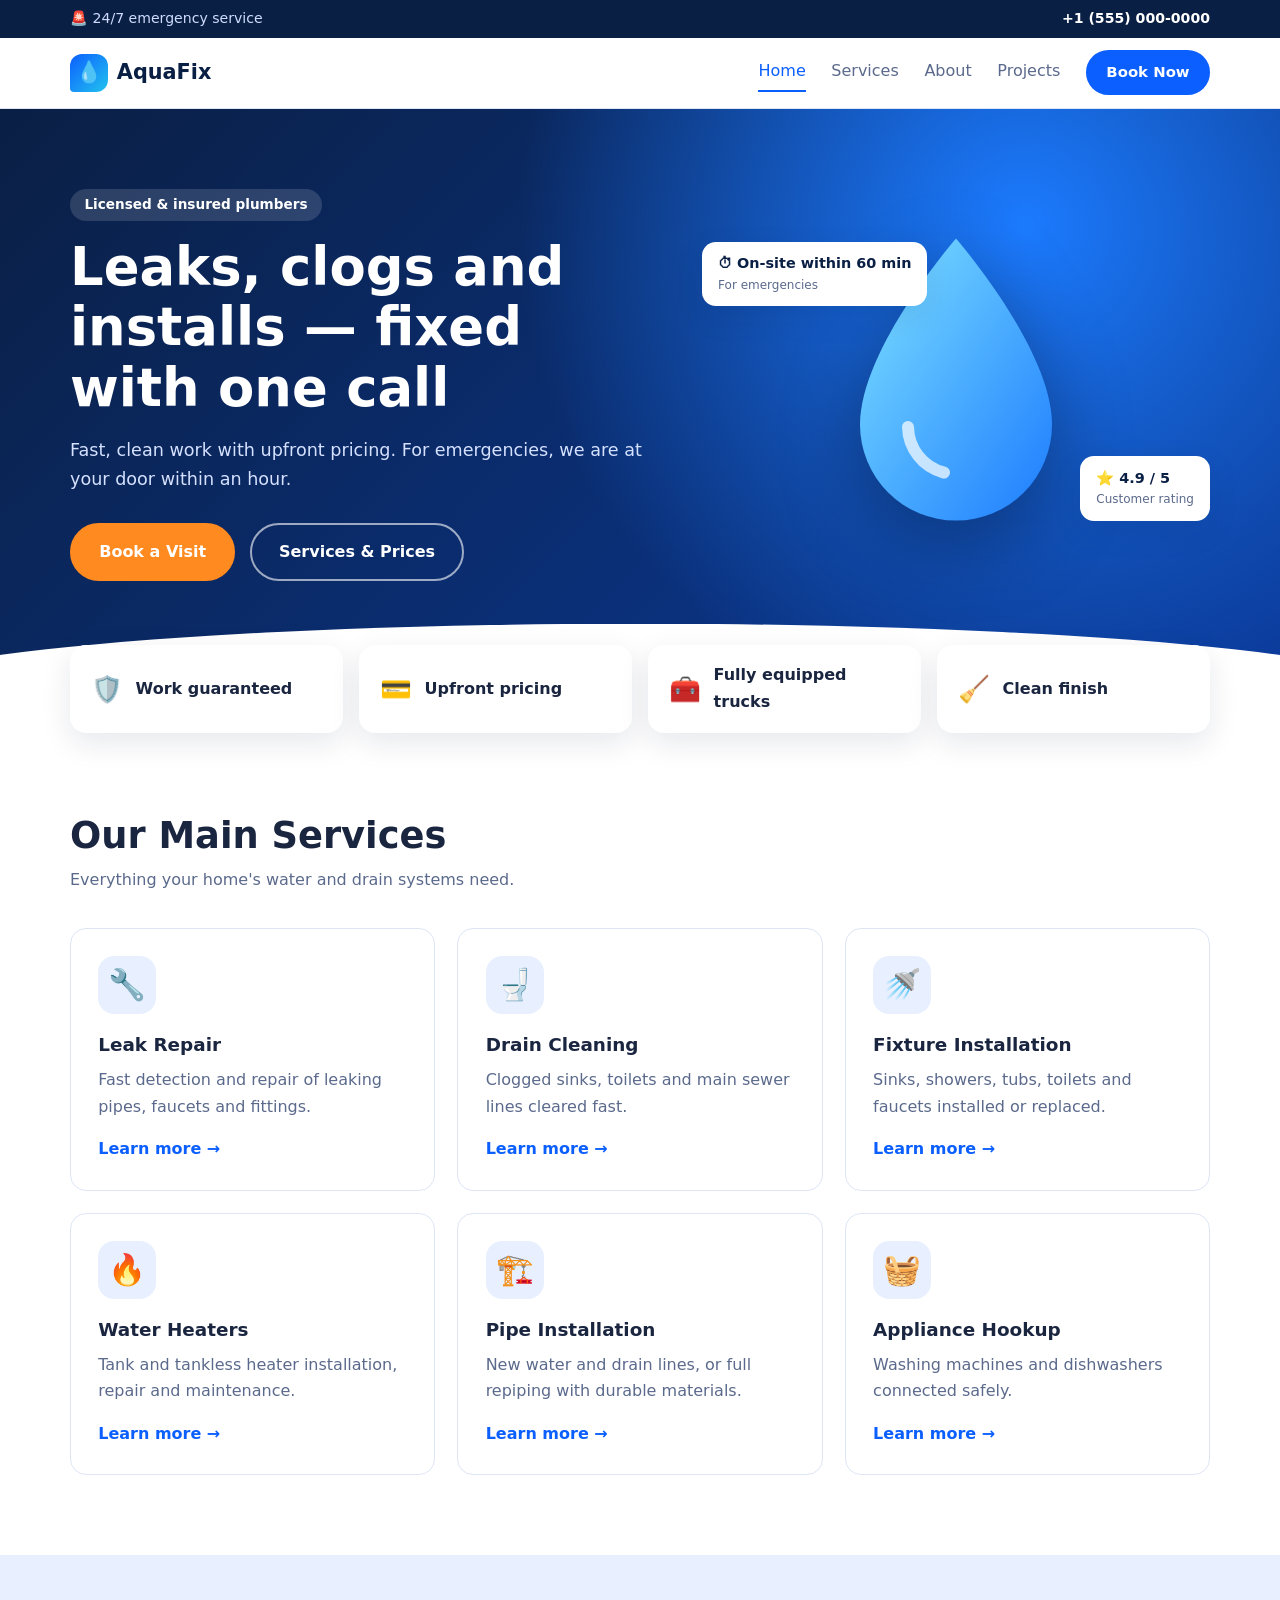
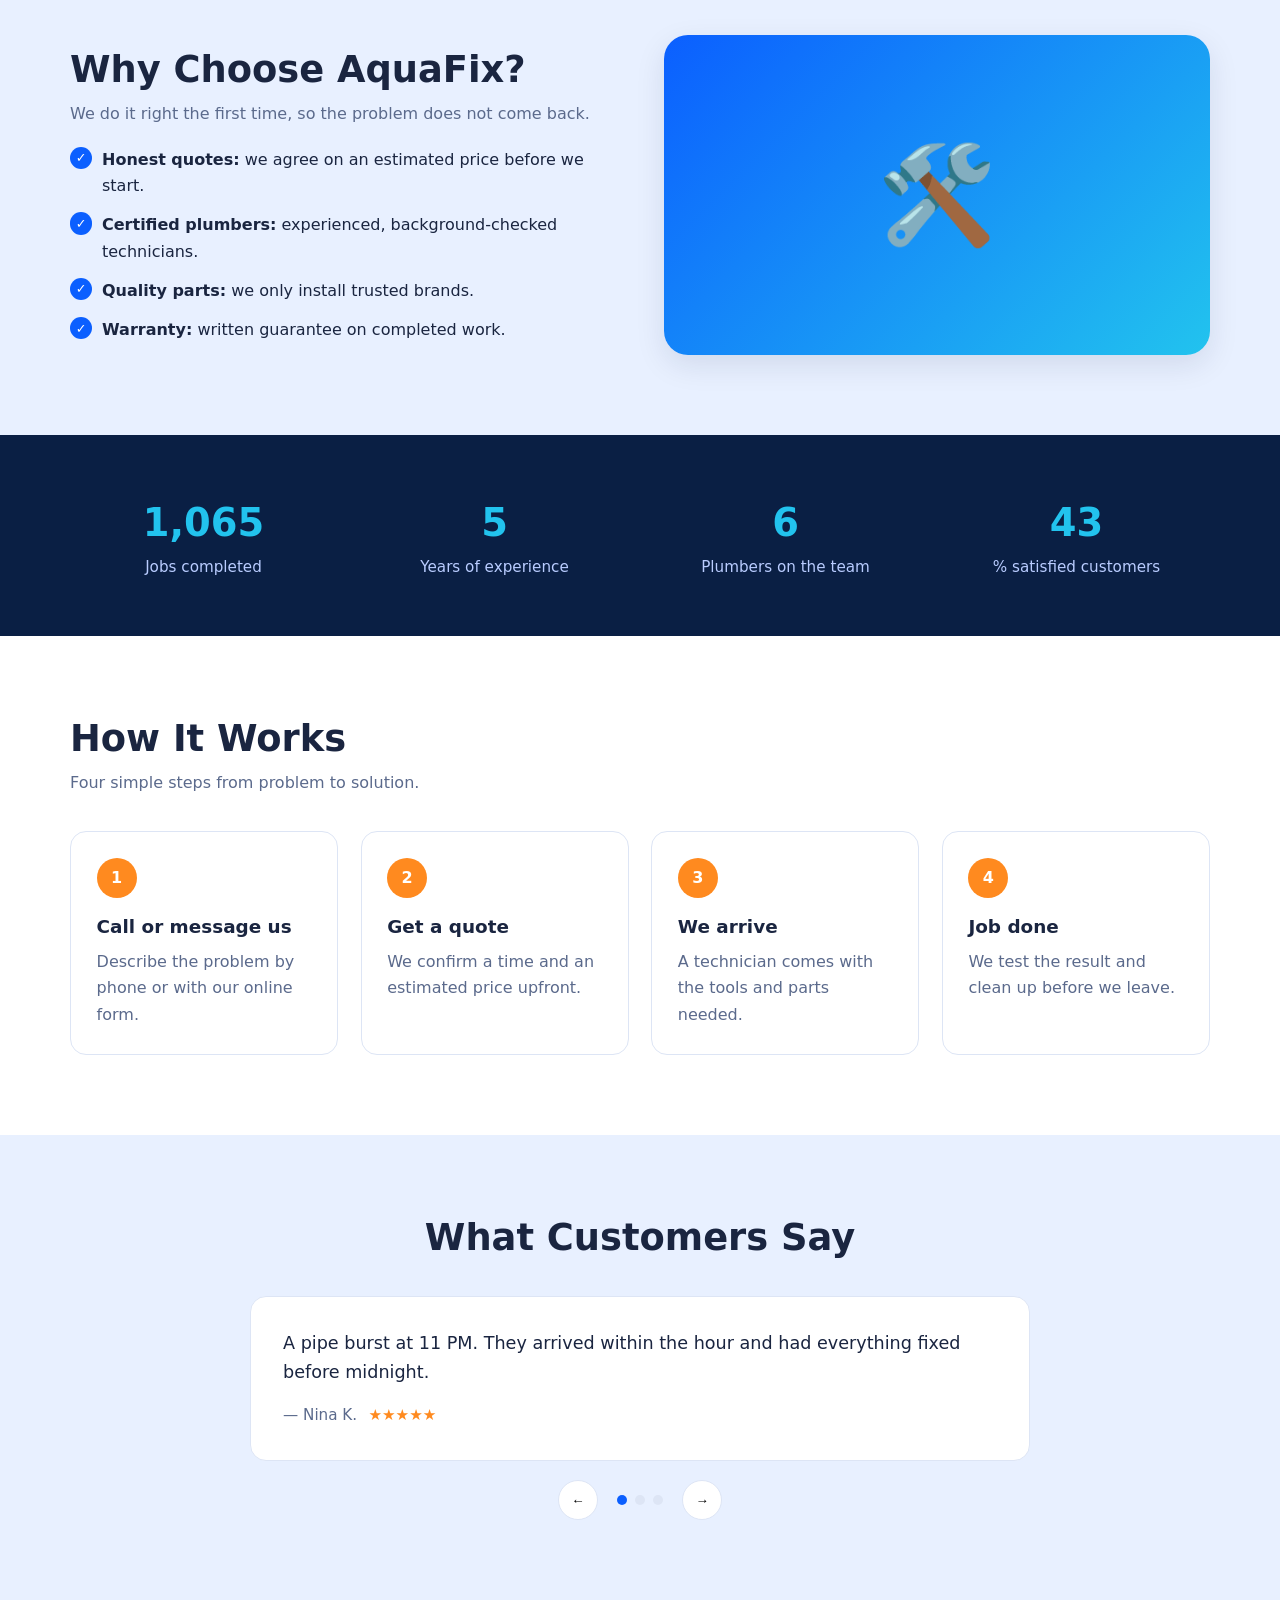
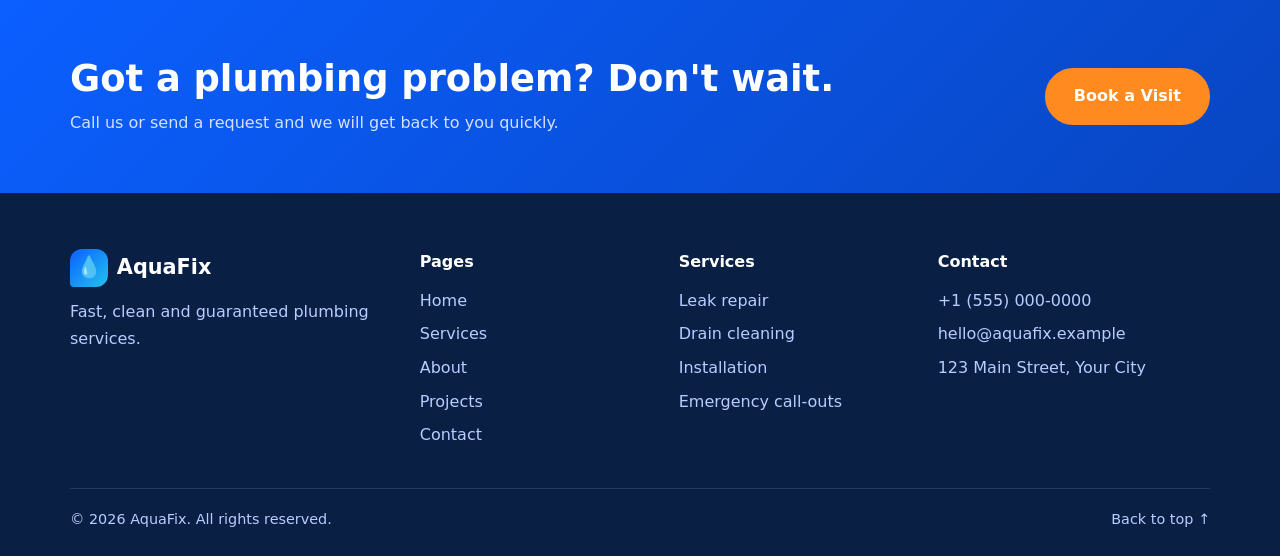
<file: Aqua Fix/index.html>
<!DOCTYPE html>
<html lang="en">
<head>
  <meta charset="UTF-8">
  <meta name="viewport" content="width=device-width, initial-scale=1.0">
  <title>AquaFix – 24/7 Plumbing Services</title>
  <meta name="description" content="Licensed plumbers for leaks, clogs, installations and emergencies. On-site within 60 minutes.">
  <link rel="stylesheet" href="style.css">
</head>
<body>

<!-- TOP BAR -->
<div class="topbar">
  <div class="container">
    <span>🚨 24/7 emergency service</span>
    <a href="tel:+15550000000" data-phone>+1 (555) 000-0000</a>
  </div>
</div>

<!-- HEADER / NAVIGATION -->
<header class="header" id="top">
  <div class="container header__inner">
    <a href="index.html" class="logo"><span class="logo__mark">💧</span> AquaFix</a>
    <nav class="nav" id="nav">
      <a href="index.html" aria-current="page">Home</a>
      <a href="services.html">Services</a>
      <a href="about.html">About</a>
      <a href="projects.html">Projects</a>
      <a href="contact.html" class="btn btn--small">Book Now</a>
    </nav>
    <button class="burger" id="burger" aria-label="Open menu" aria-expanded="false">
      <span></span><span></span><span></span>
    </button>
  </div>
</header>

<main>

  <!-- HERO -->
  <section class="hero">
    <div class="container hero__inner">
      <div>
        <span class="eyebrow">Licensed &amp; insured plumbers</span>
        <h1>Leaks, clogs and installs — fixed with one call</h1>
        <p class="lead">Fast, clean work with upfront pricing. For emergencies, we are at your door within an hour.</p>
        <div class="hero__cta">
          <a href="contact.html" class="btn btn--orange">Book a Visit</a>
          <a href="services.html" class="btn btn--ghost">Services &amp; Prices</a>
        </div>
      </div>
      <div class="hero__visual" aria-hidden="true">
        <svg class="drop" viewBox="0 0 200 260" xmlns="http://www.w3.org/2000/svg">
          <defs><linearGradient id="g" x1="0" y1="0" x2="1" y2="1"><stop offset="0" stop-color="#7fe3ff"/><stop offset="1" stop-color="#1c7bff"/></linearGradient></defs>
          <path d="M100 8C100 8 20 100 20 163a80 80 0 0 0 160 0C180 100 100 8 100 8Z" fill="url(#g)"/>
          <path d="M60 165a40 40 0 0 0 30 38" stroke="#fff" stroke-opacity=".7" stroke-width="10" stroke-linecap="round" fill="none"/>
        </svg>
        <div class="badge badge--1">⏱ On-site within 60 min<small>For emergencies</small></div>
        <div class="badge badge--2">⭐ 4.9 / 5<small>Customer rating</small></div>
      </div>
    </div>
  </section>

  <!-- TRUST BAR -->
  <div class="container">
    <ul class="trust">
      <li><span>🛡️</span> Work guaranteed</li>
      <li><span>💳</span> Upfront pricing</li>
      <li><span>🧰</span> Fully equipped trucks</li>
      <li><span>🧹</span> Clean finish</li>
    </ul>
  </div>

  <!-- SERVICES (cards are generated by script.js from the SERVICES list) -->
  <section class="section">
    <div class="container">
      <div class="section__head">
        <h2>Our Main Services</h2>
        <p class="section__sub">Everything your home's water and drain systems need.</p>
      </div>
      <div class="grid" id="serviceCards"></div>
    </div>
  </section>

  <!-- WHY US -->
  <section class="section section--alt">
    <div class="container split">
      <div>
        <h2>Why Choose AquaFix?</h2>
        <p class="section__sub">We do it right the first time, so the problem does not come back.</p>
        <ul class="checklist">
          <li><strong>Honest quotes:</strong> we agree on an estimated price before we start.</li>
          <li><strong>Certified plumbers:</strong> experienced, background-checked technicians.</li>
          <li><strong>Quality parts:</strong> we only install trusted brands.</li>
          <li><strong>Warranty:</strong> written guarantee on completed work.</li>
        </ul>
      </div>
      <div class="panel" aria-hidden="true">🛠️</div>
    </div>
  </section>

  <!-- STATS (numbers animate when scrolled into view) -->
  <section class="stats">
    <div class="container">
      <ul>
        <li><strong data-count="2400">0</strong><span>Jobs completed</span></li>
        <li><strong data-count="12">0</strong><span>Years of experience</span></li>
        <li><strong data-count="15">0</strong><span>Plumbers on the team</span></li>
        <li><strong data-count="98">0</strong><span>% satisfied customers</span></li>
      </ul>
    </div>
  </section>

  <!-- PROCESS -->
  <section class="section">
    <div class="container">
      <div class="section__head">
        <h2>How It Works</h2>
        <p class="section__sub">Four simple steps from problem to solution.</p>
      </div>
      <ol class="steps">
        <li><h3>Call or message us</h3><p>Describe the problem by phone or with our online form.</p></li>
        <li><h3>Get a quote</h3><p>We confirm a time and an estimated price upfront.</p></li>
        <li><h3>We arrive</h3><p>A technician comes with the tools and parts needed.</p></li>
        <li><h3>Job done</h3><p>We test the result and clean up before we leave.</p></li>
      </ol>
    </div>
  </section>

  <!-- TESTIMONIALS (slider) -->
  <section class="section section--alt">
    <div class="container container--narrow">
      <div class="section__head center"><h2>What Customers Say</h2></div>
      <div class="slider">
        <div class="slider__track" id="sliderTrack">
          <blockquote class="review"><p>A pipe burst at 11 PM. They arrived within the hour and had everything fixed before midnight.</p><footer>— Nina K. <span class="stars">★★★★★</span></footer></blockquote>
          <blockquote class="review"><p>The price was exactly what they quoted. Very tidy work, and they cleaned up afterwards.</p><footer>— George M. <span class="stars">★★★★★</span></footer></blockquote>
          <blockquote class="review"><p>They replaced our water heater in one day. I will definitely call them again.</p><footer>— Lena B. <span class="stars">★★★★★</span></footer></blockquote>
        </div>
        <div class="slider__controls">
          <button class="arrow" id="prev" aria-label="Previous review">←</button>
          <div class="dots" id="dots"></div>
          <button class="arrow" id="next" aria-label="Next review">→</button>
        </div>
      </div>
    </div>
  </section>

  <!-- CALL TO ACTION -->
  <section class="cta">
    <div class="container">
      <div>
        <h2>Got a plumbing problem? Don't wait.</h2>
        <p>Call us or send a request and we will get back to you quickly.</p>
      </div>
      <a href="contact.html" class="btn btn--orange">Book a Visit</a>
    </div>
  </section>

</main>

<!-- FOOTER -->
<footer class="footer">
  <div class="container">
    <div class="footer__grid">
      <div>
        <a href="index.html" class="logo"><span class="logo__mark">💧</span> AquaFix</a>
        <p>Fast, clean and guaranteed plumbing services.</p>
      </div>
      <div>
        <h4>Pages</h4>
        <ul>
          <li><a href="index.html">Home</a></li>
          <li><a href="services.html">Services</a></li>
          <li><a href="about.html">About</a></li>
          <li><a href="projects.html">Projects</a></li>
          <li><a href="contact.html">Contact</a></li>
        </ul>
      </div>
      <div>
        <h4>Services</h4>
        <ul><li>Leak repair</li><li>Drain cleaning</li><li>Installation</li><li>Emergency call-outs</li></ul>
      </div>
      <div>
        <h4>Contact</h4>
        <ul>
          <li><a href="tel:+15550000000" data-phone>+1 (555) 000-0000</a></li>
          <li><a href="mailto:hello@aquafix.example" data-email>hello@aquafix.example</a></li>
          <li data-address>123 Main Street, Your City</li>
        </ul>
      </div>
    </div>
    <div class="footer__bottom">
      <span>© <span class="js-year"></span> AquaFix. All rights reserved.</span>
      <a href="#top">Back to top ↑</a>
    </div>
  </div>
</footer>

<script src="scripts.js"></script>
</body>
</html>
</file>
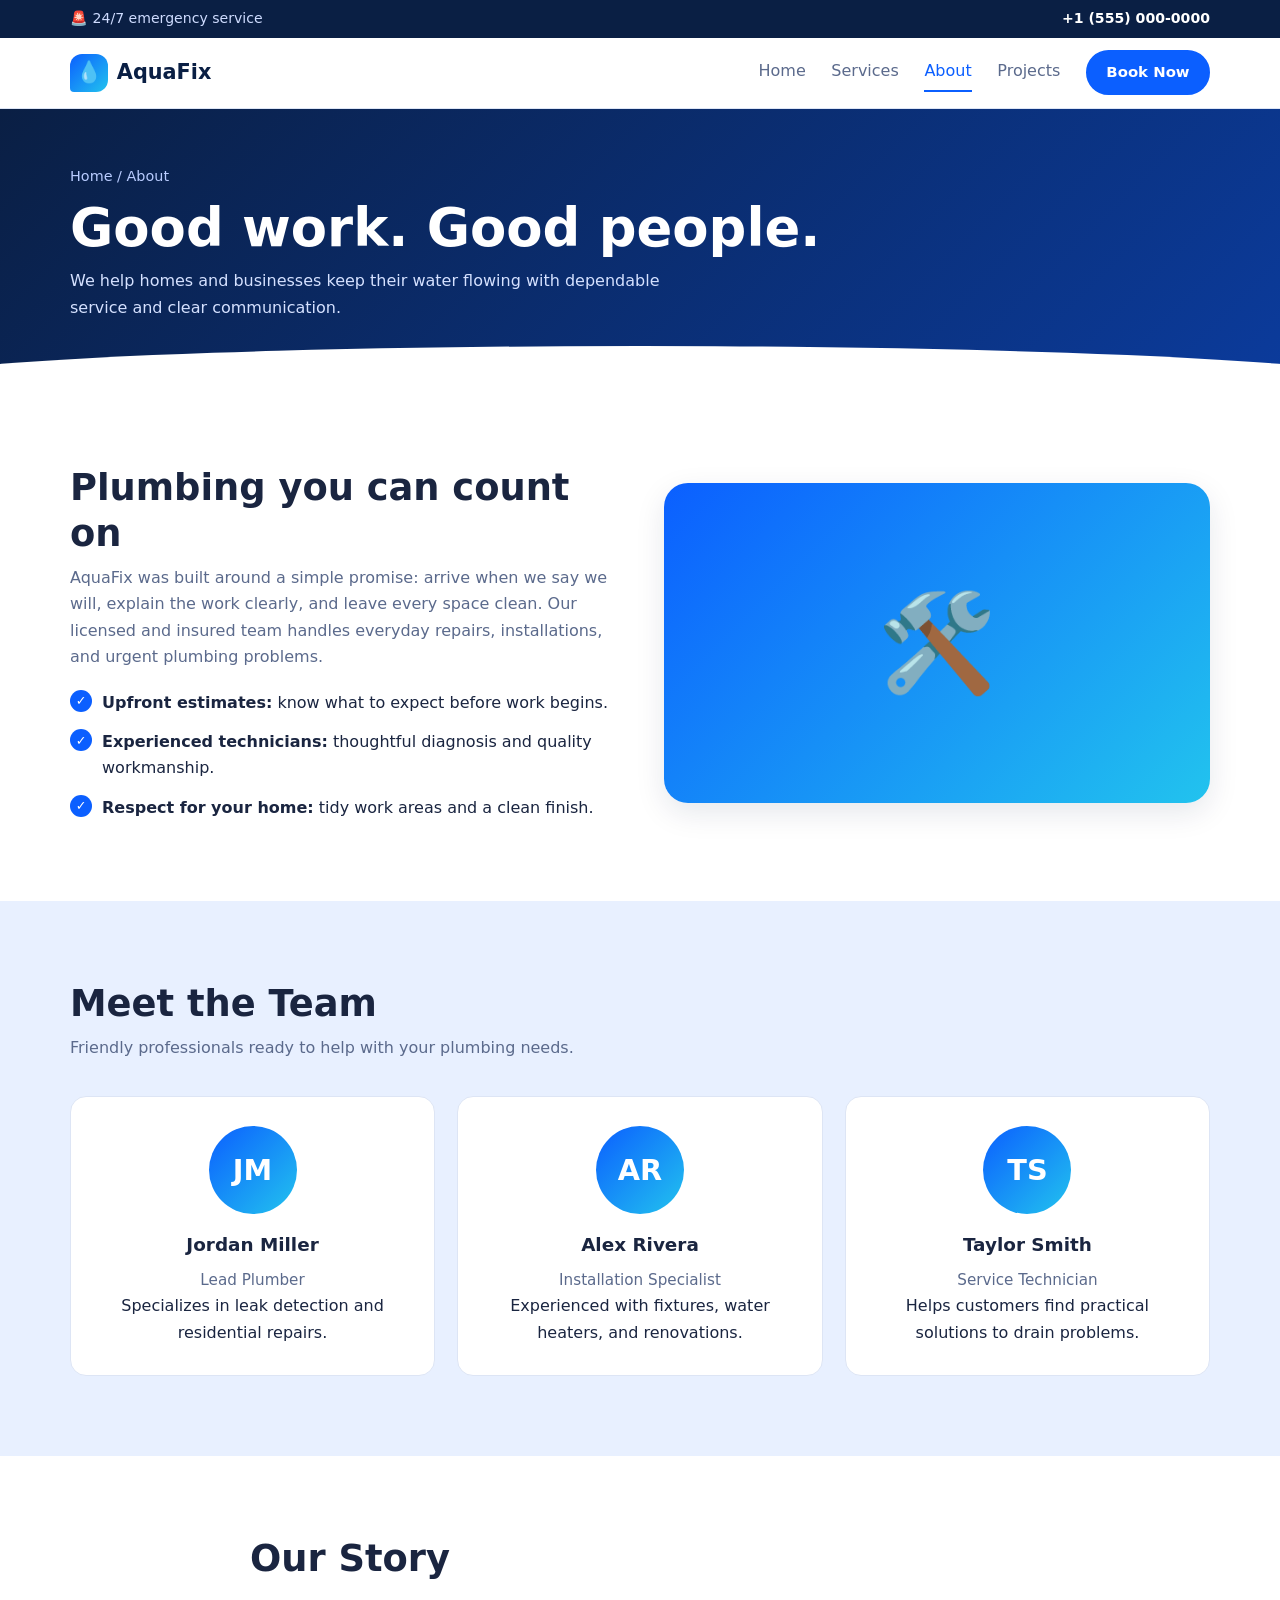
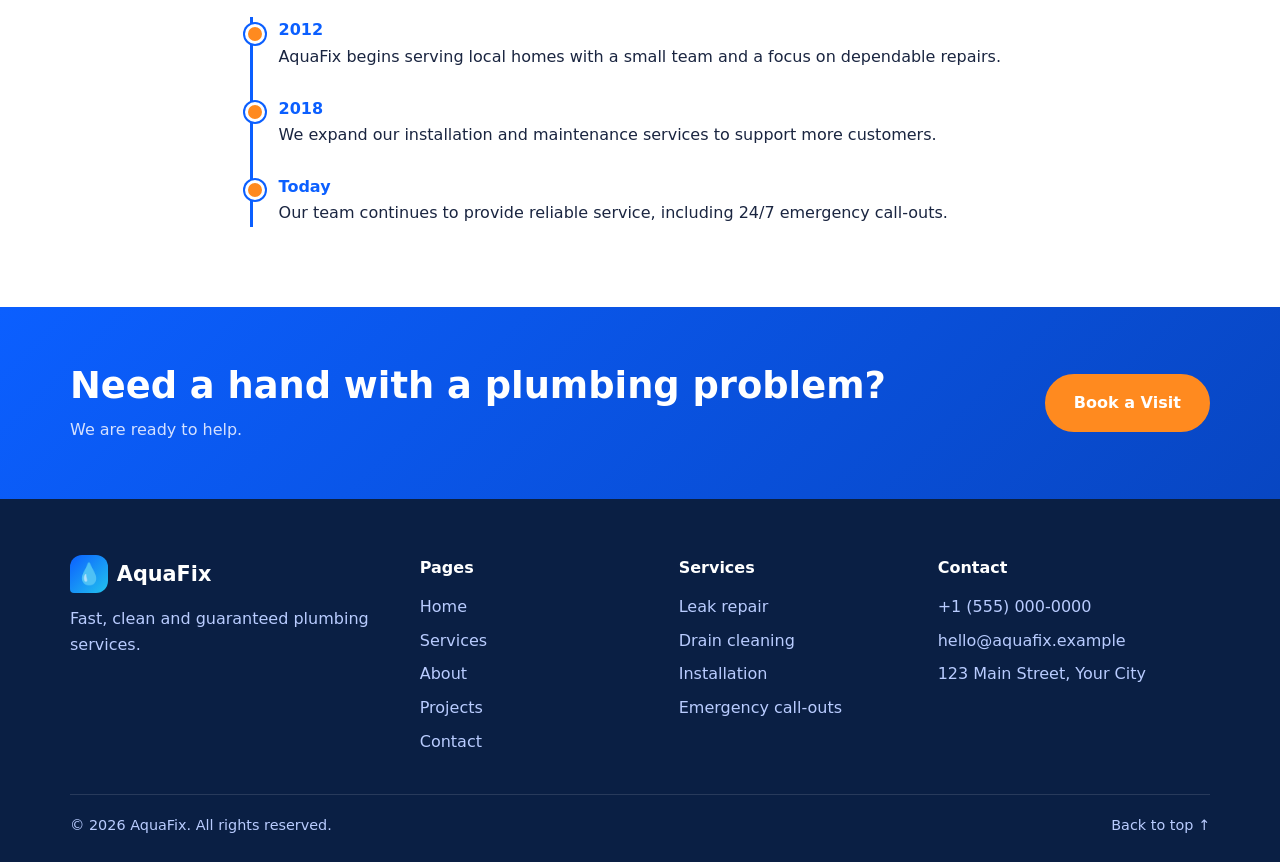
<file: Aqua Fix/about.html>
<!DOCTYPE html>
<html lang="en">
<head>
  <meta charset="UTF-8">
  <meta name="viewport" content="width=device-width, initial-scale=1.0">
  <title>About Us – AquaFix</title>
  <meta name="description" content="Meet the AquaFix team and learn about our commitment to reliable, clean plumbing work.">
  <link rel="stylesheet" href="style.css">
</head>
<body>
<div class="topbar"><div class="container"><span>🚨 24/7 emergency service</span><a href="tel:+15550000000" data-phone>+1 (555) 000-0000</a></div></div>
<header class="header" id="top">
  <div class="container header__inner">
    <a href="index.html" class="logo"><span class="logo__mark">💧</span> AquaFix</a>
    <nav class="nav" id="nav">
      <a href="index.html">Home</a><a href="services.html">Services</a><a href="about.html" aria-current="page">About</a><a href="projects.html">Projects</a><a href="contact.html" class="btn btn--small">Book Now</a>
    </nav>
    <button class="burger" id="burger" aria-label="Open menu" aria-expanded="false"><span></span><span></span><span></span></button>
  </div>
</header>
<main>
  <section class="page-hero"><div class="container"><div class="crumbs"><a href="index.html">Home</a> / About</div><h1>Good work. Good people.</h1><p>We help homes and businesses keep their water flowing with dependable service and clear communication.</p></div></section>
  <section class="section"><div class="container split">
    <div><h2>Plumbing you can count on</h2><p class="section__sub">AquaFix was built around a simple promise: arrive when we say we will, explain the work clearly, and leave every space clean. Our licensed and insured team handles everyday repairs, installations, and urgent plumbing problems.</p><ul class="checklist"><li><strong>Upfront estimates:</strong> know what to expect before work begins.</li><li><strong>Experienced technicians:</strong> thoughtful diagnosis and quality workmanship.</li><li><strong>Respect for your home:</strong> tidy work areas and a clean finish.</li></ul></div>
    <div class="panel" aria-hidden="true">🛠️</div>
  </div></section>
  <section class="section section--alt"><div class="container"><div class="section__head"><h2>Meet the Team</h2><p class="section__sub">Friendly professionals ready to help with your plumbing needs.</p></div>
    <div class="team">
      <article class="member"><div class="avatar">JM</div><h3>Jordan Miller</h3><span>Lead Plumber</span><p>Specializes in leak detection and residential repairs.</p></article>
      <article class="member"><div class="avatar">AR</div><h3>Alex Rivera</h3><span>Installation Specialist</span><p>Experienced with fixtures, water heaters, and renovations.</p></article>
      <article class="member"><div class="avatar">TS</div><h3>Taylor Smith</h3><span>Service Technician</span><p>Helps customers find practical solutions to drain problems.</p></article>
    </div>
  </div></section>
  <section class="section"><div class="container container--narrow"><div class="section__head"><h2>Our Story</h2></div>
    <ul class="timeline"><li><strong>2012</strong><p>AquaFix begins serving local homes with a small team and a focus on dependable repairs.</p></li><li><strong>2018</strong><p>We expand our installation and maintenance services to support more customers.</p></li><li><strong>Today</strong><p>Our team continues to provide reliable service, including 24/7 emergency call-outs.</p></li></ul>
  </div></section>
  <section class="cta"><div class="container"><div><h2>Need a hand with a plumbing problem?</h2><p>We are ready to help.</p></div><a href="contact.html" class="btn btn--orange">Book a Visit</a></div></section>
</main>
<footer class="footer"><div class="container"><div class="footer__grid">
  <div><a href="index.html" class="logo"><span class="logo__mark">💧</span> AquaFix</a><p>Fast, clean and guaranteed plumbing services.</p></div>
  <div><h4>Pages</h4><ul><li><a href="index.html">Home</a></li><li><a href="services.html">Services</a></li><li><a href="about.html">About</a></li><li><a href="projects.html">Projects</a></li><li><a href="contact.html">Contact</a></li></ul></div>
  <div><h4>Services</h4><ul><li>Leak repair</li><li>Drain cleaning</li><li>Installation</li><li>Emergency call-outs</li></ul></div>
  <div><h4>Contact</h4><ul><li><a href="tel:+15550000000" data-phone>+1 (555) 000-0000</a></li><li><a href="mailto:hello@aquafix.example" data-email>hello@aquafix.example</a></li><li data-address>123 Main Street, Your City</li></ul></div>
</div><div class="footer__bottom"><span>© <span class="js-year"></span> AquaFix. All rights reserved.</span><a href="#top">Back to top ↑</a></div></div></footer>
<script src="scripts.js"></script>
</body>
</html>
</file>
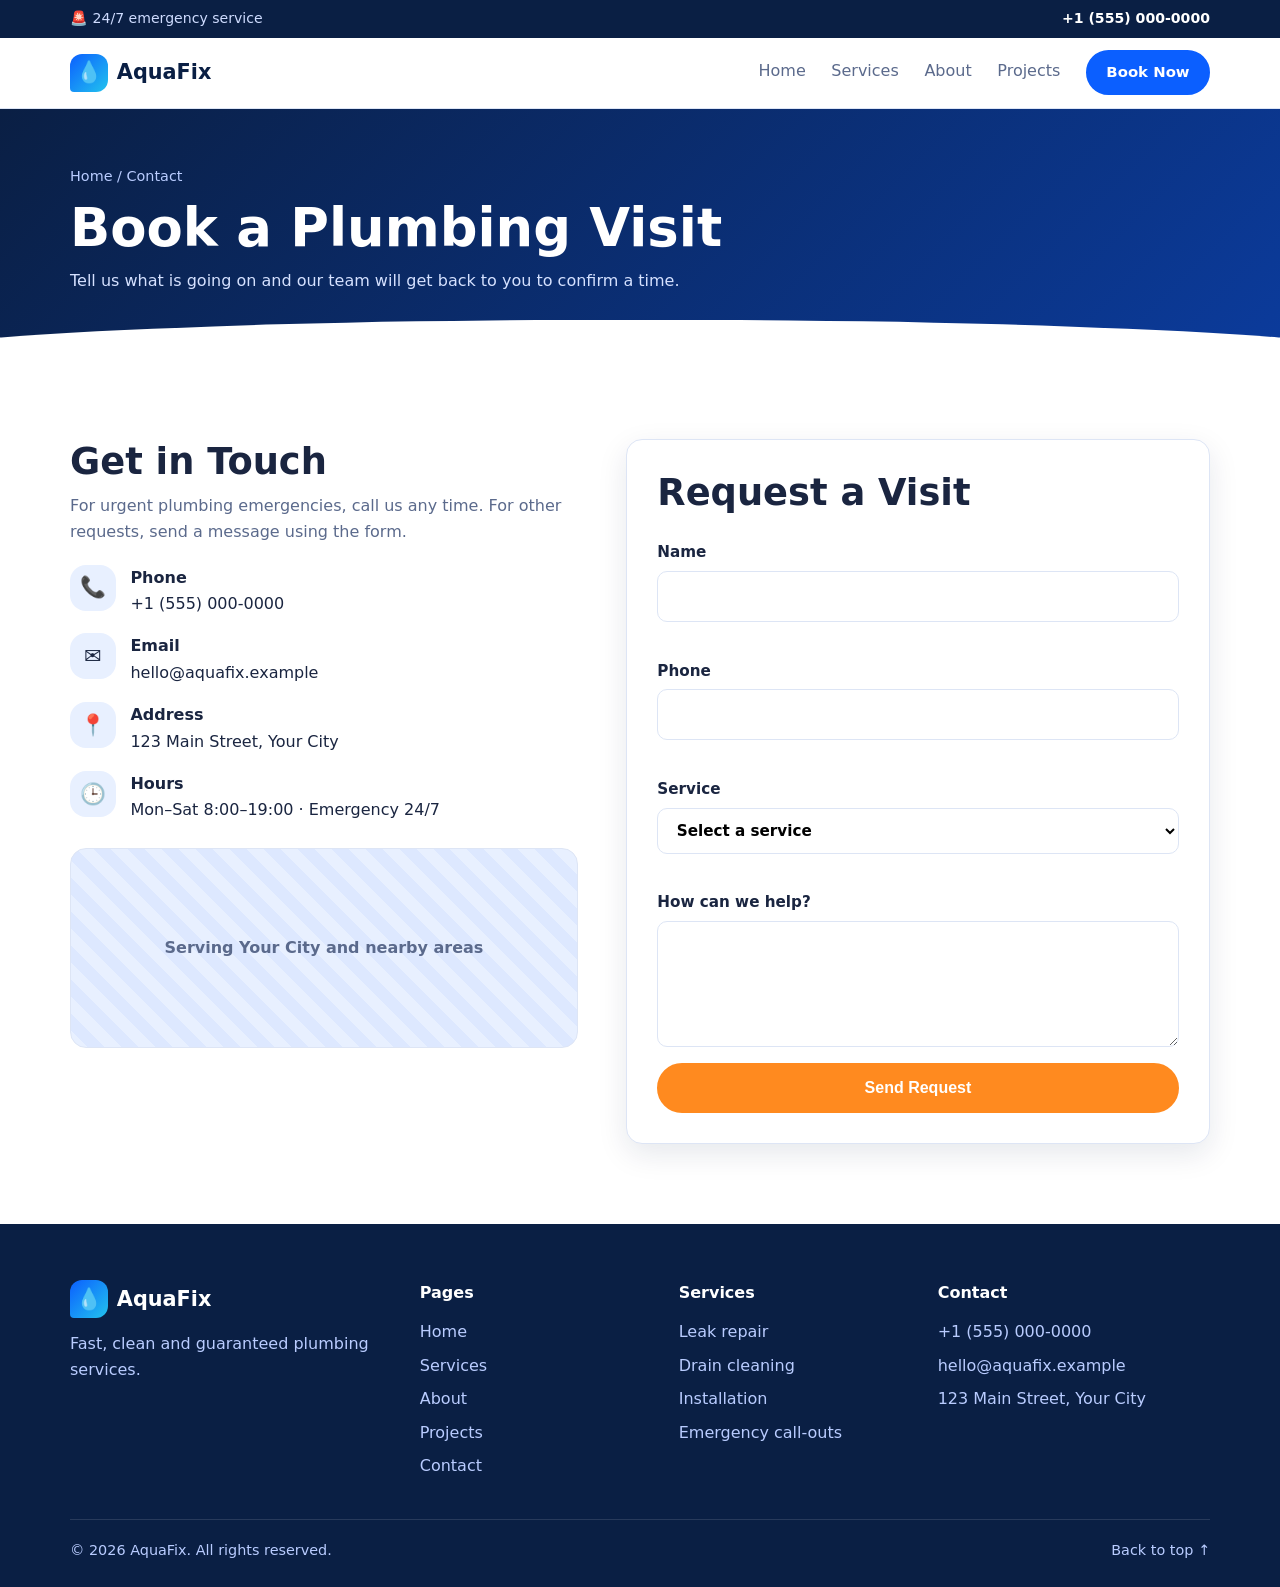
<file: Aqua Fix/contact.html>
<!DOCTYPE html>
<html lang="en">
<head>
  <meta charset="UTF-8">
  <meta name="viewport" content="width=device-width, initial-scale=1.0">
  <title>Book a Plumbing Visit – AquaFix</title>
  <meta name="description" content="Contact AquaFix to request a plumbing service or emergency visit.">
  <link rel="stylesheet" href="style.css">
</head>
<body>
<div class="topbar"><div class="container"><span>🚨 24/7 emergency service</span><a href="tel:+15550000000" data-phone>+1 (555) 000-0000</a></div></div>
<header class="header" id="top">
  <div class="container header__inner">
    <a href="index.html" class="logo"><span class="logo__mark">💧</span> AquaFix</a>
    <nav class="nav" id="nav">
      <a href="index.html">Home</a><a href="services.html">Services</a><a href="about.html">About</a><a href="projects.html">Projects</a><a href="contact.html" class="btn btn--small" aria-current="page">Book Now</a>
    </nav>
    <button class="burger" id="burger" aria-label="Open menu" aria-expanded="false"><span></span><span></span><span></span></button>
  </div>
</header>
<main>
  <section class="page-hero"><div class="container"><div class="crumbs"><a href="index.html">Home</a> / Contact</div><h1>Book a Plumbing Visit</h1><p>Tell us what is going on and our team will get back to you to confirm a time.</p></div></section>
  <section class="section"><div class="container contact">
    <div><h2>Get in Touch</h2><p class="section__sub">For urgent plumbing emergencies, call us any time. For other requests, send a message using the form.</p>
      <ul class="info-list">
        <li><span class="card__icon">📞</span><div><strong>Phone</strong><br><a href="tel:+15550000000" data-phone>+1 (555) 000-0000</a></div></li>
        <li><span class="card__icon">✉️</span><div><strong>Email</strong><br><a href="mailto:hello@aquafix.example" data-email>hello@aquafix.example</a></div></li>
        <li><span class="card__icon">📍</span><div><strong>Address</strong><br><span data-address>123 Main Street, Your City</span></div></li>
        <li><span class="card__icon">🕒</span><div><strong>Hours</strong><br><span data-hours></span></div></li>
      </ul>
      <div class="map">Serving Your City and nearby areas</div>
    </div>
    <form class="form" id="contactForm" novalidate>
      <h2>Request a Visit</h2>
      <div class="form__success" id="formSuccess" hidden>Thanks! Your request has been received.</div>
      <div class="error" id="formError" role="alert" hidden>We could not send your request. Please try again or call us.</div>
      <label for="name">Name<input id="name" name="name" autocomplete="name" required><span class="error"></span></label>
      <label for="phone">Phone<input id="phone" name="phone" type="tel" autocomplete="tel" required><span class="error"></span></label>
      <label for="serviceSelect">Service
        <select id="serviceSelect" name="service" required><option value="">Select a service</option></select><span class="error"></span>
      </label>
      <label for="message">How can we help?<textarea id="message" name="message" rows="4"></textarea></label>
      <button type="submit" class="btn btn--orange">Send Request</button>
    </form>
  </div></section>
</main>
<footer class="footer"><div class="container"><div class="footer__grid">
  <div><a href="index.html" class="logo"><span class="logo__mark">💧</span> AquaFix</a><p>Fast, clean and guaranteed plumbing services.</p></div>
  <div><h4>Pages</h4><ul><li><a href="index.html">Home</a></li><li><a href="services.html">Services</a></li><li><a href="about.html">About</a></li><li><a href="projects.html">Projects</a></li><li><a href="contact.html">Contact</a></li></ul></div>
  <div><h4>Services</h4><ul><li>Leak repair</li><li>Drain cleaning</li><li>Installation</li><li>Emergency call-outs</li></ul></div>
  <div><h4>Contact</h4><ul><li><a href="tel:+15550000000" data-phone>+1 (555) 000-0000</a></li><li><a href="mailto:hello@aquafix.example" data-email>hello@aquafix.example</a></li><li data-address>123 Main Street, Your City</li></ul></div>
</div><div class="footer__bottom"><span>© <span class="js-year"></span> AquaFix. All rights reserved.</span><a href="#top">Back to top ↑</a></div></div></footer>
<script src="scripts.js"></script>
</body>
</html>
</file>
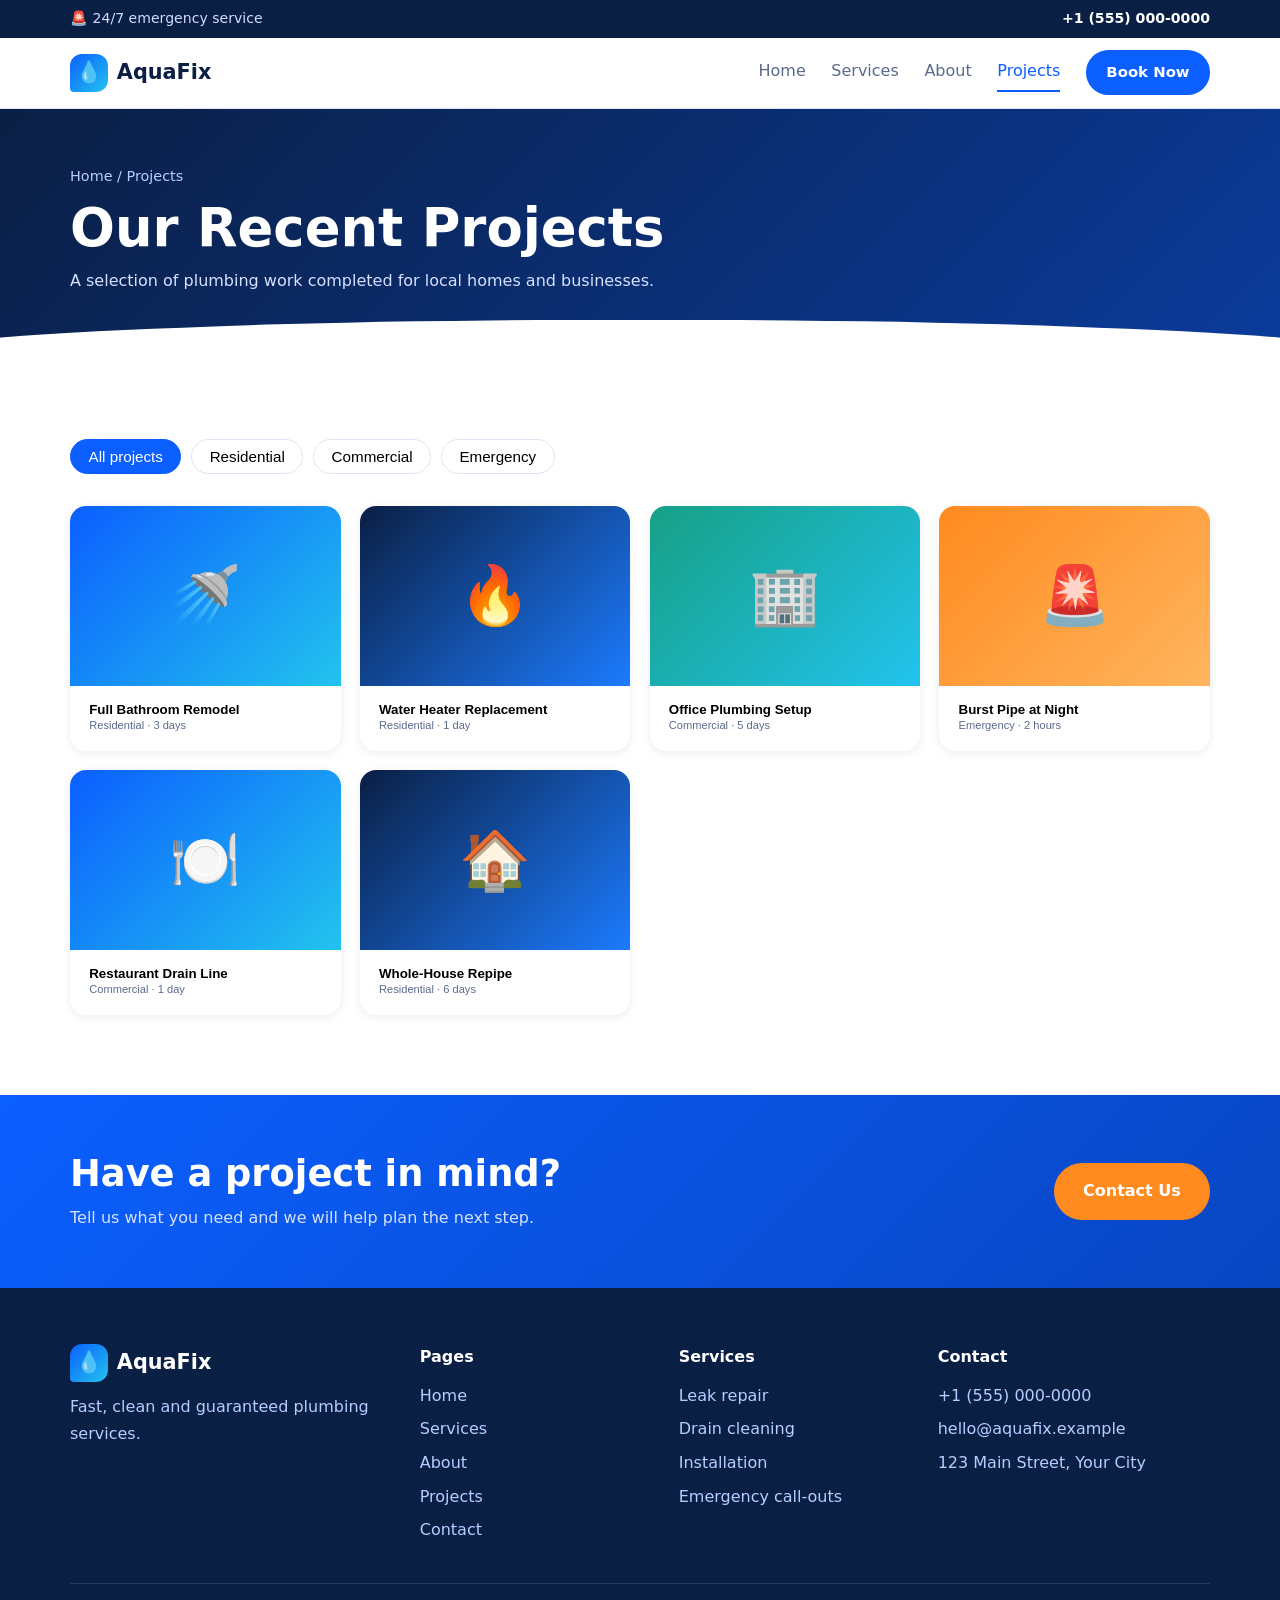
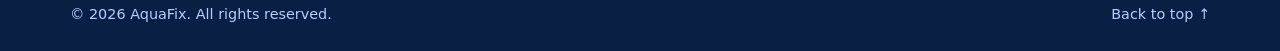
<file: Aqua Fix/projects.html>
<!DOCTYPE html>
<html lang="en">
<head>
  <meta charset="UTF-8">
  <meta name="viewport" content="width=device-width, initial-scale=1.0">
  <title>Our Projects – AquaFix</title>
  <meta name="description" content="Browse examples of AquaFix residential, commercial, and emergency plumbing projects.">
  <link rel="stylesheet" href="style.css">
</head>
<body>
<div class="topbar"><div class="container"><span>🚨 24/7 emergency service</span><a href="tel:+15550000000" data-phone>+1 (555) 000-0000</a></div></div>
<header class="header" id="top">
  <div class="container header__inner">
    <a href="index.html" class="logo"><span class="logo__mark">💧</span> AquaFix</a>
    <nav class="nav" id="nav">
      <a href="index.html">Home</a><a href="services.html">Services</a><a href="about.html">About</a><a href="projects.html" aria-current="page">Projects</a><a href="contact.html" class="btn btn--small">Book Now</a>
    </nav>
    <button class="burger" id="burger" aria-label="Open menu" aria-expanded="false"><span></span><span></span><span></span></button>
  </div>
</header>
<main>
  <section class="page-hero"><div class="container"><div class="crumbs"><a href="index.html">Home</a> / Projects</div><h1>Our Recent Projects</h1><p>A selection of plumbing work completed for local homes and businesses.</p></div></section>
  <section class="section"><div class="container">
    <div class="filters" aria-label="Filter projects">
      <button class="chip is-active" data-filter="all">All projects</button><button class="chip" data-filter="home">Residential</button><button class="chip" data-filter="commercial">Commercial</button><button class="chip" data-filter="emergency">Emergency</button>
    </div>
    <div class="gallery" id="gallery"></div>
  </div></section>
  <div class="modal" id="modal" role="dialog" aria-modal="true" aria-labelledby="modalTitle">
    <div class="modal__box"><button class="modal__close" id="modalClose" aria-label="Close project details">×</button><div class="tile__img" id="modalImg"></div><div class="modal__content"><h2 id="modalTitle"></h2><p id="modalDesc"></p></div></div>
  </div>
  <section class="cta"><div class="container"><div><h2>Have a project in mind?</h2><p>Tell us what you need and we will help plan the next step.</p></div><a href="contact.html" class="btn btn--orange">Contact Us</a></div></section>
</main>
<footer class="footer"><div class="container"><div class="footer__grid">
  <div><a href="index.html" class="logo"><span class="logo__mark">💧</span> AquaFix</a><p>Fast, clean and guaranteed plumbing services.</p></div>
  <div><h4>Pages</h4><ul><li><a href="index.html">Home</a></li><li><a href="services.html">Services</a></li><li><a href="about.html">About</a></li><li><a href="projects.html">Projects</a></li><li><a href="contact.html">Contact</a></li></ul></div>
  <div><h4>Services</h4><ul><li>Leak repair</li><li>Drain cleaning</li><li>Installation</li><li>Emergency call-outs</li></ul></div>
  <div><h4>Contact</h4><ul><li><a href="tel:+15550000000" data-phone>+1 (555) 000-0000</a></li><li><a href="mailto:hello@aquafix.example" data-email>hello@aquafix.example</a></li><li data-address>123 Main Street, Your City</li></ul></div>
</div><div class="footer__bottom"><span>© <span class="js-year"></span> AquaFix. All rights reserved.</span><a href="#top">Back to top ↑</a></div></div></footer>
<script src="scripts.js"></script>
</body>
</html>
</file>
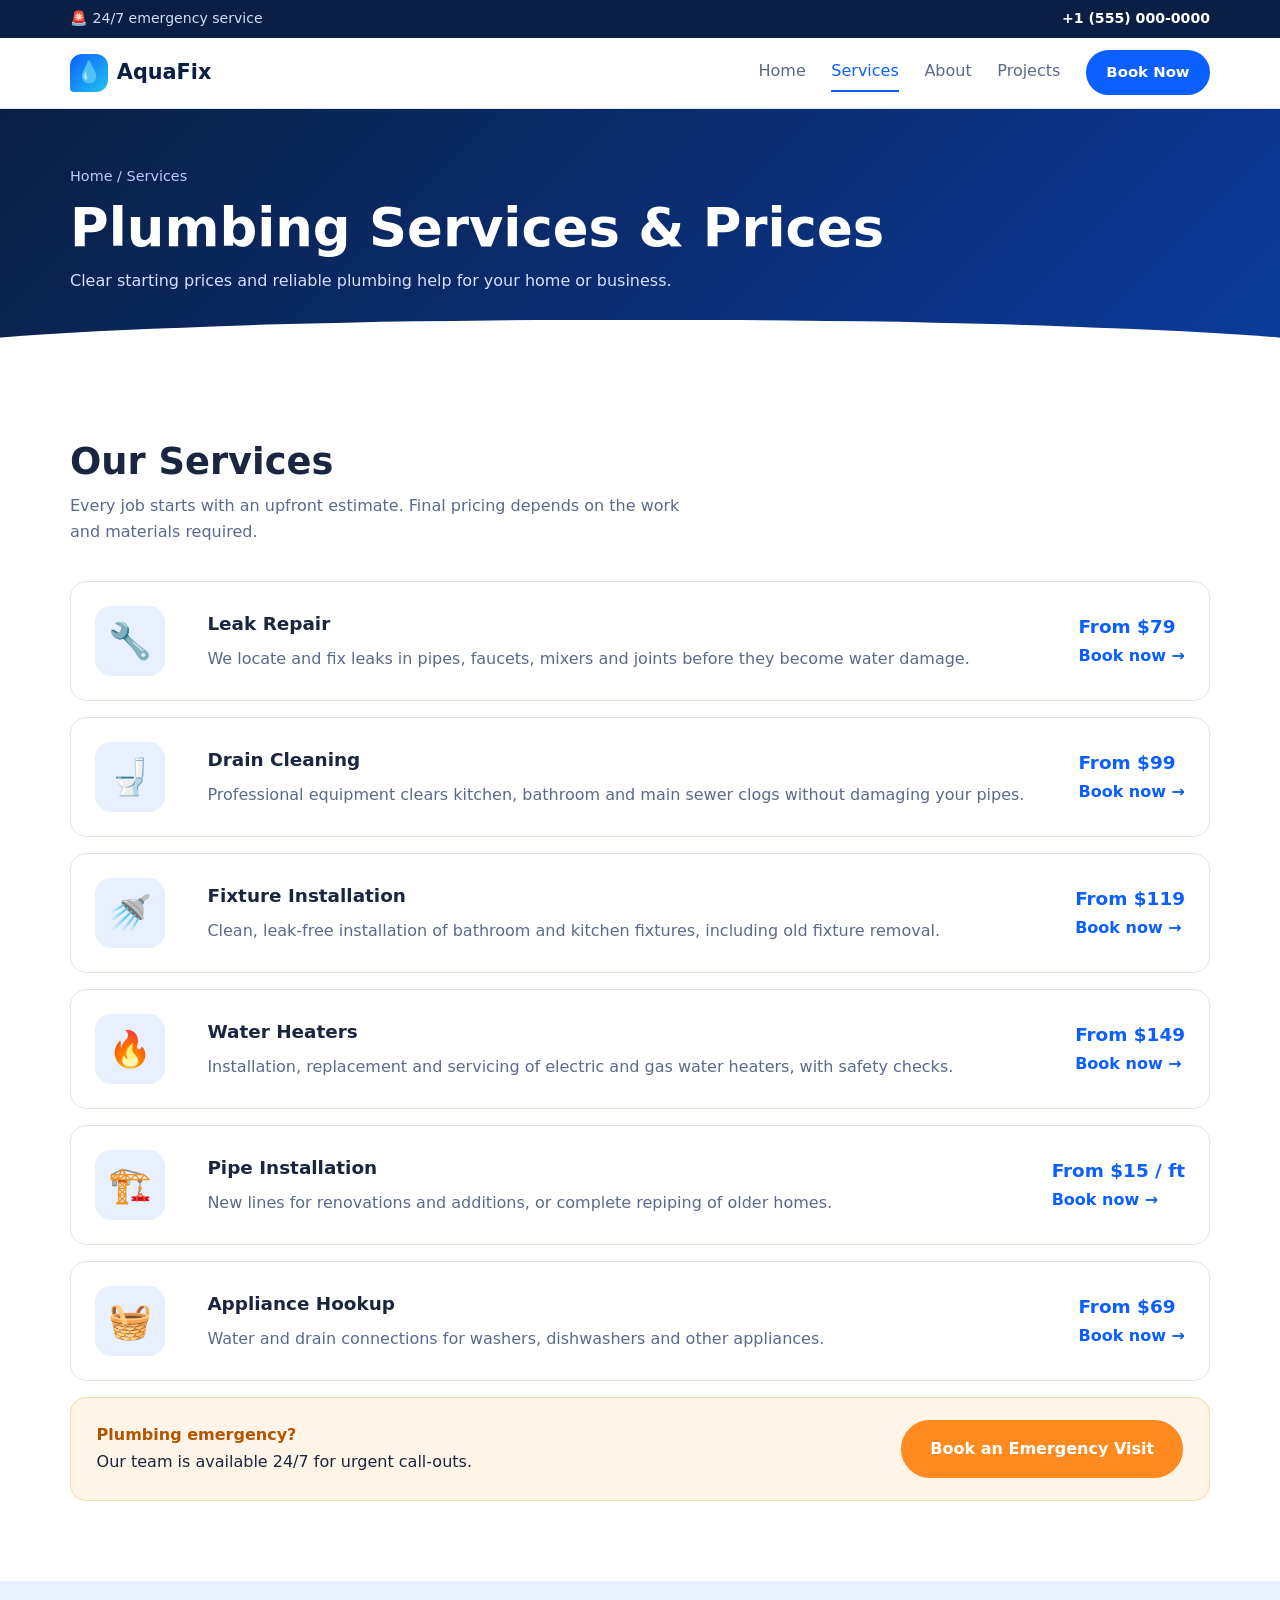
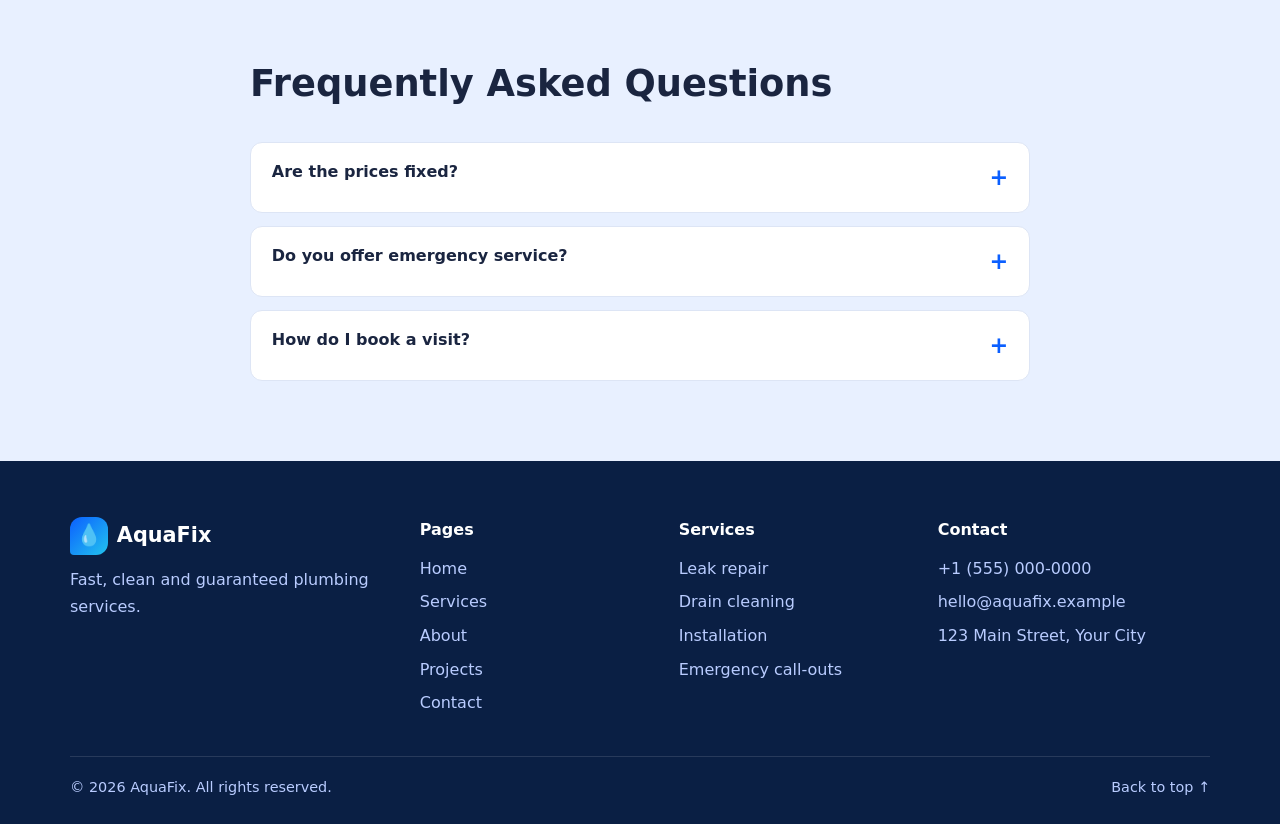
<file: Aqua Fix/services.html>
<!DOCTYPE html>
<html lang="en">
<head>
  <meta charset="UTF-8">
  <meta name="viewport" content="width=device-width, initial-scale=1.0">
  <title>Services &amp; Prices – AquaFix</title>
  <meta name="description" content="Explore AquaFix plumbing services and starting prices, from leak repair to emergency call-outs.">
  <link rel="stylesheet" href="style.css">
</head>
<body>
<div class="topbar"><div class="container"><span>🚨 24/7 emergency service</span><a href="tel:+15550000000" data-phone>+1 (555) 000-0000</a></div></div>
<header class="header" id="top">
  <div class="container header__inner">
    <a href="index.html" class="logo"><span class="logo__mark">💧</span> AquaFix</a>
    <nav class="nav" id="nav">
      <a href="index.html">Home</a><a href="services.html" aria-current="page">Services</a><a href="about.html">About</a><a href="projects.html">Projects</a><a href="contact.html" class="btn btn--small">Book Now</a>
    </nav>
    <button class="burger" id="burger" aria-label="Open menu" aria-expanded="false"><span></span><span></span><span></span></button>
  </div>
</header>
<main>
  <section class="page-hero"><div class="container"><div class="crumbs"><a href="index.html">Home</a> / Services</div><h1>Plumbing Services &amp; Prices</h1><p>Clear starting prices and reliable plumbing help for your home or business.</p></div></section>
  <section class="section"><div class="container">
    <div class="section__head"><h2>Our Services</h2><p class="section__sub">Every job starts with an upfront estimate. Final pricing depends on the work and materials required.</p></div>
    <div id="serviceRows"></div>
    <div class="alert"><div><strong>Plumbing emergency?</strong><br>Our team is available 24/7 for urgent call-outs.</div><a href="contact.html" class="btn btn--orange">Book an Emergency Visit</a></div>
  </div></section>
  <section class="section section--alt"><div class="container container--narrow">
    <div class="section__head"><h2>Frequently Asked Questions</h2></div>
    <div class="faq">
      <details><summary>Are the prices fixed?</summary><p>Prices shown are starting estimates. We confirm the scope and estimated cost with you before work begins.</p></details>
      <details><summary>Do you offer emergency service?</summary><p>Yes. Our emergency call-out service is available 24 hours a day, 7 days a week.</p></details>
      <details><summary>How do I book a visit?</summary><p>Call us or use the booking form. Tell us what you need, and we will get back to you to confirm a time.</p></details>
    </div>
  </div></section>
</main>
<footer class="footer"><div class="container"><div class="footer__grid">
  <div><a href="index.html" class="logo"><span class="logo__mark">💧</span> AquaFix</a><p>Fast, clean and guaranteed plumbing services.</p></div>
  <div><h4>Pages</h4><ul><li><a href="index.html">Home</a></li><li><a href="services.html">Services</a></li><li><a href="about.html">About</a></li><li><a href="projects.html">Projects</a></li><li><a href="contact.html">Contact</a></li></ul></div>
  <div><h4>Services</h4><ul><li>Leak repair</li><li>Drain cleaning</li><li>Installation</li><li>Emergency call-outs</li></ul></div>
  <div><h4>Contact</h4><ul><li><a href="tel:+15550000000" data-phone>+1 (555) 000-0000</a></li><li><a href="mailto:hello@aquafix.example" data-email>hello@aquafix.example</a></li><li data-address>123 Main Street, Your City</li></ul></div>
</div><div class="footer__bottom"><span>© <span class="js-year"></span> AquaFix. All rights reserved.</span><a href="#top">Back to top ↑</a></div></div></footer>
<script src="scripts.js"></script>
</body>
</html>
</file>
<file: Aqua Fix/style.css>
/* ==========================================================
   AquaFix – plumbing website styles
   Change the colors below once and the whole site updates.
   ========================================================== */
:root {
  --navy: #0a1f44;
  --blue: #0b5fff;
  --blue-dark: #0846c2;
  --sky: #e8f0ff;
  --cyan: #22c3ee;
  --orange: #ff8a1f;
  --text: #1a2540;
  --muted: #5b6a8c;
  --border: #dde5f5;
  --bg: #fff;
  --radius: 16px;
  --shadow: 0 10px 30px rgba(10, 31, 68, .10);
}

* { box-sizing: border-box; margin: 0; padding: 0; }
html { scroll-behavior: smooth; scroll-padding-top: 90px; }
body {
  font-family: "Noto Sans Georgian", "Segoe UI", system-ui, -apple-system, sans-serif;
  color: var(--text); background: var(--bg); line-height: 1.65;
}
a { color: inherit; text-decoration: none; }
ul, ol { list-style: none; }
img, svg { max-width: 100%; display: block; }
.container { width: min(1140px, 92%); margin-inline: auto; }
.container--narrow { width: min(780px, 92%); }

h1 { font-size: clamp(2rem, 4.6vw, 3.3rem); line-height: 1.15; }
h2 { font-size: clamp(1.6rem, 3vw, 2.3rem); line-height: 1.25; margin-bottom: .5rem; }
h3 { font-size: 1.15rem; margin-bottom: .4rem; }

/* Buttons */
.btn {
  display: inline-block; background: var(--blue); color: #fff;
  padding: .85rem 1.7rem; border-radius: 999px; font-weight: 700; font-size: 1rem;
  border: 2px solid var(--blue); cursor: pointer; transition: .2s;
}
.btn:hover { background: var(--blue-dark); border-color: var(--blue-dark); transform: translateY(-2px); }
.btn--orange { background: var(--orange); border-color: var(--orange); }
.btn--orange:hover { background: #e9780d; border-color: #e9780d; }
.btn--ghost { background: transparent; color: #fff; border-color: rgba(255,255,255,.6); }
.btn--ghost:hover { background: #fff; color: var(--navy); border-color: #fff; }
.btn--outline { background: transparent; color: var(--blue); }
.btn--outline:hover { background: var(--blue); color: #fff; }
.btn--small { padding: .5rem 1.15rem; font-size: .93rem; }
.btn--full { width: 100%; }

/* Top bar + header */
.topbar { background: var(--navy); color: #cfdcff; font-size: .88rem; }
.topbar .container { display: flex; justify-content: space-between; gap: 1rem; padding: .45rem 0; flex-wrap: wrap; }
.topbar a { color: #fff; font-weight: 700; }
.header { position: sticky; top: 0; z-index: 50; background: rgba(255,255,255,.95); backdrop-filter: blur(8px); border-bottom: 1px solid var(--border); }
.header__inner { display: flex; align-items: center; justify-content: space-between; height: 70px; }
.logo { display: flex; align-items: center; gap: .55rem; font-weight: 800; font-size: 1.3rem; color: var(--navy); }
.logo__mark { display: grid; place-items: center; width: 38px; height: 38px; border-radius: 12px 12px 12px 4px; background: linear-gradient(135deg, var(--blue), var(--cyan)); color: #fff; }
.nav { display: flex; align-items: center; gap: 1.6rem; }
.nav a:not(.btn) { font-weight: 500; color: var(--muted); padding: .3rem 0; border-bottom: 2px solid transparent; transition: .2s; }
.nav a:not(.btn):hover, .nav a[aria-current="page"]:not(.btn) { color: var(--blue); border-bottom-color: var(--blue); }
.burger { display: none; background: none; border: 0; cursor: pointer; width: 42px; height: 42px; }
.burger span { display: block; height: 2px; width: 24px; margin: 6px auto; background: var(--navy); transition: .25s; }
.burger[aria-expanded="true"] span:nth-child(1) { transform: translateY(8px) rotate(45deg); }
.burger[aria-expanded="true"] span:nth-child(2) { opacity: 0; }
.burger[aria-expanded="true"] span:nth-child(3) { transform: translateY(-8px) rotate(-45deg); }

/* Hero */
.hero { position: relative; color: #fff; overflow: hidden; background: radial-gradient(circle at 80% 20%, #1c7bff 0%, transparent 45%), linear-gradient(135deg, var(--navy) 0%, #0b3b9c 100%); padding: 5rem 0 7rem; }
.hero::after { content: ""; position: absolute; left: 0; right: 0; bottom: -1px; height: 70px; background: #fff; clip-path: ellipse(60% 100% at 50% 100%); }
.hero__inner { display: grid; grid-template-columns: 1.15fr 1fr; gap: 3rem; align-items: center; position: relative; z-index: 1; }
.eyebrow { display: inline-block; background: rgba(255,255,255,.14); padding: .3rem .9rem; border-radius: 999px; font-size: .85rem; font-weight: 600; margin-bottom: 1rem; }
.lead { color: #d5e1ff; font-size: 1.1rem; margin: 1.1rem 0 1.8rem; max-width: 54ch; }
.hero__cta { display: flex; flex-wrap: wrap; gap: .9rem; }
.hero__visual { position: relative; min-height: 340px; display: grid; place-items: center; }
.drop { width: 240px; filter: drop-shadow(0 20px 40px rgba(0,0,0,.35)); animation: float 6s ease-in-out infinite; }
.badge { position: absolute; background: #fff; color: var(--navy); border-radius: 14px; padding: .65rem 1rem; box-shadow: var(--shadow); font-weight: 700; font-size: .9rem; animation: float 6s ease-in-out infinite; }
.badge small { display: block; color: var(--muted); font-weight: 500; font-size: .75rem; }
.badge--1 { top: 8%; left: 0; animation-delay: .8s; }
.badge--2 { bottom: 10%; right: 0; animation-delay: 1.8s; }
@keyframes float { 0%,100% { transform: translateY(0); } 50% { transform: translateY(-12px); } }

/* Page hero (inner pages) */
.page-hero { background: linear-gradient(135deg, var(--navy), #0b3b9c); color: #fff; padding: 3.5rem 0 4rem; position: relative; }
.page-hero::after { content: ""; position: absolute; left: 0; right: 0; bottom: -1px; height: 40px; background: #fff; clip-path: ellipse(60% 100% at 50% 100%); }
.crumbs { color: #b9ccff; font-size: .9rem; margin-bottom: .6rem; }
.crumbs a:hover { color: #fff; text-decoration: underline; }
.page-hero p { color: #d5e1ff; max-width: 60ch; margin-top: .6rem; }

/* Sections */
.section { padding: 5rem 0; }
.section--alt { background: var(--sky); }
.section__head { margin-bottom: 2.2rem; max-width: 640px; }
.section__sub { color: var(--muted); }
.center { text-align: center; margin-inline: auto; }

.trust { display: grid; grid-template-columns: repeat(auto-fit, minmax(190px, 1fr)); gap: 1rem; margin-top: -3rem; position: relative; z-index: 2; }
.trust li { background: #fff; border-radius: var(--radius); padding: 1.1rem 1.3rem; box-shadow: var(--shadow); display: flex; gap: .8rem; align-items: center; font-weight: 600; }
.trust span { font-size: 1.6rem; }

.grid { display: grid; gap: 1.4rem; grid-template-columns: repeat(auto-fill, minmax(290px, 1fr)); }
.card { background: #fff; border: 1px solid var(--border); border-radius: var(--radius); padding: 1.7rem; display: flex; flex-direction: column; transition: transform .25s, box-shadow .25s; }
.card:hover { transform: translateY(-5px); box-shadow: var(--shadow); }
.card__icon { width: 58px; height: 58px; display: grid; place-items: center; font-size: 1.9rem; background: var(--sky); border-radius: 16px; margin-bottom: 1rem; }
.card p { color: var(--muted); flex: 1; }
.card__link { margin-top: 1rem; font-weight: 700; color: var(--blue); }
.card__link:hover { text-decoration: underline; }

.split { display: grid; grid-template-columns: 1fr 1fr; gap: 3rem; align-items: center; }
.checklist { display: grid; gap: .8rem; margin-top: 1.2rem; }
.checklist li { padding-left: 2rem; position: relative; }
.checklist li::before { content: "✓"; position: absolute; left: 0; top: 0; width: 1.4rem; height: 1.4rem; border-radius: 50%; background: var(--blue); color: #fff; display: grid; place-items: center; font-size: .8rem; font-weight: 800; }
.panel { background: linear-gradient(135deg, var(--blue), var(--cyan)); border-radius: 24px; min-height: 320px; display: grid; place-items: center; font-size: 6rem; color: #fff; box-shadow: var(--shadow); }

.stats { background: var(--navy); color: #fff; padding: 3.5rem 0; }
.stats ul { display: grid; grid-template-columns: repeat(auto-fit, minmax(170px, 1fr)); gap: 1.5rem; text-align: center; }
.stats strong { font-size: 2.4rem; color: var(--cyan); }
.stats span { display: block; color: #b9ccff; font-size: .95rem; }

.steps { display: grid; grid-template-columns: repeat(auto-fit, minmax(220px, 1fr)); gap: 1.4rem; counter-reset: s; }
.steps li { background: #fff; border-radius: var(--radius); padding: 1.6rem; border: 1px solid var(--border); counter-increment: s; }
.steps li::before { content: counter(s); display: grid; place-items: center; width: 40px; height: 40px; border-radius: 50%; background: var(--orange); color: #fff; font-weight: 800; margin-bottom: .9rem; }
.steps p { color: var(--muted); }

/* Reviews slider */
.slider { overflow: hidden; }
.slider__track { display: flex; transition: transform .5s ease; }
.review { flex: 0 0 100%; background: #fff; padding: 2rem; border-radius: var(--radius); font-size: 1.1rem; border: 1px solid var(--border); }
.review footer { margin-top: 1rem; color: var(--muted); font-size: .95rem; }
.stars { color: var(--orange); margin-left: .4rem; }
.slider__controls { display: flex; justify-content: center; align-items: center; gap: 1.2rem; margin-top: 1.2rem; }
.slider__controls button.arrow { width: 40px; height: 40px; border-radius: 50%; border: 1px solid var(--border); background: #fff; cursor: pointer; }
.slider__controls button.arrow:hover { background: var(--blue); color: #fff; }
.dots { display: flex; gap: .5rem; }
.dot { width: 10px; height: 10px; border-radius: 50%; border: 0; padding: 0; cursor: pointer; background: var(--border); }
.dot.is-active { background: var(--blue); }

/* CTA band */
.cta { background: linear-gradient(135deg, var(--blue), #0846c2); color: #fff; padding: 3.5rem 0; }
.cta .container { display: flex; justify-content: space-between; align-items: center; gap: 1.5rem; flex-wrap: wrap; }
.cta p { color: #d5e1ff; }

/* Services page */
.service-row { display: grid; grid-template-columns: 90px 1fr auto; gap: 1.4rem; align-items: center; background: #fff; border: 1px solid var(--border); border-radius: var(--radius); padding: 1.5rem; margin-bottom: 1rem; transition: .25s; }
.service-row:hover { box-shadow: var(--shadow); border-color: var(--blue); }
.service-row .card__icon { width: 70px; height: 70px; font-size: 2.2rem; margin: 0; }
.service-row p { color: var(--muted); }
.price { font-weight: 800; color: var(--blue); font-size: 1.15rem; white-space: nowrap; }
.alert { background: #fff4e8; border: 1px solid #ffd7ad; border-radius: var(--radius); padding: 1.4rem 1.6rem; display: flex; gap: 1rem; align-items: center; justify-content: space-between; flex-wrap: wrap; }
.alert strong { color: #b35400; }

.faq { display: grid; gap: .8rem; }
.faq details { background: #fff; border: 1px solid var(--border); border-radius: 12px; padding: 1rem 1.3rem; }
.faq summary { cursor: pointer; font-weight: 700; list-style: none; display: flex; justify-content: space-between; gap: 1rem; }
.faq summary::-webkit-details-marker { display: none; }
.faq summary::after { content: "+"; font-size: 1.4rem; color: var(--blue); transition: transform .2s; }
.faq details[open] summary::after { transform: rotate(45deg); }
.faq details p { margin-top: .7rem; color: var(--muted); }

/* About */
.team { display: grid; grid-template-columns: repeat(auto-fit, minmax(240px, 1fr)); gap: 1.4rem; }
.member { background: #fff; border: 1px solid var(--border); border-radius: var(--radius); padding: 1.8rem; text-align: center; }
.avatar { width: 88px; height: 88px; border-radius: 50%; margin: 0 auto 1rem; display: grid; place-items: center; font-size: 1.8rem; font-weight: 800; color: #fff; background: linear-gradient(135deg, var(--blue), var(--cyan)); }
.member span { color: var(--muted); font-size: .95rem; }
.timeline { border-left: 3px solid var(--blue); padding-left: 1.6rem; display: grid; gap: 1.6rem; }
.timeline li { position: relative; }
.timeline li::before { content: ""; position: absolute; left: -2.1rem; top: .4rem; width: 14px; height: 14px; border-radius: 50%; background: var(--orange); border: 3px solid #fff; box-shadow: 0 0 0 2px var(--blue); }
.timeline strong { color: var(--blue); }

/* Projects */
.filters { display: flex; flex-wrap: wrap; gap: .6rem; margin-bottom: 2rem; }
.chip { border: 1px solid var(--border); background: #fff; padding: .5rem 1.1rem; border-radius: 999px; cursor: pointer; font-size: .95rem; transition: .2s; }
.chip:hover { border-color: var(--blue); }
.chip.is-active { background: var(--blue); color: #fff; border-color: var(--blue); }
.gallery { display: grid; gap: 1.2rem; grid-template-columns: repeat(auto-fill, minmax(260px, 1fr)); }
.tile { border-radius: var(--radius); overflow: hidden; cursor: pointer; border: 0; background: #fff; text-align: left; box-shadow: 0 2px 10px rgba(10,31,68,.08); transition: .25s; }
.tile:hover { transform: translateY(-5px); box-shadow: var(--shadow); }
.tile.is-hidden { display: none; }
.tile__img { height: 180px; display: grid; place-items: center; font-size: 3.6rem; color: #fff; }
.tile__body { padding: 1rem 1.2rem 1.2rem; }
.tile__body small { color: var(--muted); }
.g1 { background: linear-gradient(135deg, #0b5fff, #22c3ee); }
.g2 { background: linear-gradient(135deg, #0a1f44, #1c7bff); }
.g3 { background: linear-gradient(135deg, #ff8a1f, #ffb55e); }
.g4 { background: linear-gradient(135deg, #16a085, #22c3ee); }
.modal { position: fixed; inset: 0; background: rgba(10,31,68,.7); display: none; place-items: center; z-index: 100; padding: 1rem; }
.modal.is-open { display: grid; }
.modal__box { background: #fff; border-radius: 20px; max-width: 520px; width: 100%; overflow: hidden; position: relative; }
.modal__box .tile__img { height: 200px; }
.modal__content { padding: 1.5rem; }
.modal__close { position: absolute; top: .8rem; right: .8rem; width: 38px; height: 38px; border-radius: 50%; border: 0; background: #fff; cursor: pointer; font-size: 1.1rem; }

/* Contact */
.contact { display: grid; grid-template-columns: 1fr 1.15fr; gap: 3rem; align-items: start; }
.info-list { display: grid; gap: 1rem; margin-top: 1.2rem; }
.info-list li { display: flex; gap: .9rem; align-items: flex-start; }
.info-list .card__icon { width: 46px; height: 46px; font-size: 1.3rem; margin: 0; flex-shrink: 0; }
.info-list a:hover { color: var(--blue); text-decoration: underline; }
.map { margin-top: 1.5rem; height: 200px; border-radius: var(--radius); background: repeating-linear-gradient(45deg, #e8f0ff, #e8f0ff 12px, #dde8ff 12px, #dde8ff 24px); display: grid; place-items: center; color: var(--muted); font-weight: 600; border: 1px solid var(--border); }
.form { background: #fff; border: 1px solid var(--border); border-radius: var(--radius); padding: 1.9rem; box-shadow: var(--shadow); display: grid; gap: 1rem; }
.form label { display: grid; gap: .35rem; font-weight: 600; font-size: .95rem; }
.form input, .form select, .form textarea { font: inherit; padding: .75rem .9rem; border: 1px solid var(--border); border-radius: 10px; width: 100%; background: #fff; }
.form input:focus, .form select:focus, .form textarea:focus { outline: 2px solid var(--blue); border-color: transparent; }
.form .invalid { border-color: #d64545; }
.error { color: #d64545; font-weight: 400; min-height: 1em; }
.form__success { background: #e6f7ee; color: #17663d; padding: .9rem 1rem; border-radius: 10px; font-weight: 600; }

/* Footer */
.footer { background: var(--navy); color: #b9ccff; padding: 3.5rem 0 1.5rem; }
.footer__grid { display: grid; grid-template-columns: 1.4fr 1fr 1fr 1.2fr; gap: 2rem; }
.footer h4 { color: #fff; margin-bottom: .8rem; }
.footer li { margin-bottom: .45rem; }
.footer a:hover { color: #fff; }
.footer .logo { color: #fff; margin-bottom: .8rem; }
.footer__bottom { border-top: 1px solid rgba(255,255,255,.12); margin-top: 2rem; padding-top: 1.2rem; display: flex; justify-content: space-between; flex-wrap: wrap; gap: .8rem; font-size: .9rem; }

/* Header shadow on scroll + back-to-top button (toggled by script.js) */
.header.is-scrolled { box-shadow: 0 6px 20px rgba(10, 31, 68, .08); }
.to-top {
  position: fixed; right: 20px; bottom: 20px; z-index: 60;
  width: 46px; height: 46px; border-radius: 50%; border: 0;
  background: var(--blue); color: #fff; font-size: 1.2rem; cursor: pointer;
  box-shadow: var(--shadow); opacity: 0; pointer-events: none; transition: .25s;
}
.to-top.is-visible { opacity: 1; pointer-events: auto; }
.to-top:hover { background: var(--blue-dark); }

/* Reveal */
.reveal { opacity: 0; transform: translateY(24px); transition: opacity .6s, transform .6s; }
.reveal.is-visible { opacity: 1; transform: none; }

/* Responsive */
@media (max-width: 900px) {
  .hero__inner, .split, .contact { grid-template-columns: 1fr; }
  .hero__visual { min-height: 280px; }
  .footer__grid { grid-template-columns: 1fr 1fr; }
  .burger { display: block; }
  .nav { position: absolute; top: 70px; left: 0; right: 0; flex-direction: column; align-items: stretch; gap: 0; background: #fff; border-bottom: 1px solid var(--border); max-height: 0; overflow: hidden; transition: max-height .3s; }
  .nav.is-open { max-height: 460px; }
  .nav a:not(.btn) { padding: .9rem 4%; border-bottom: 0; }
  .nav .btn { margin: .6rem 4% 1rem; text-align: center; }
  .service-row { grid-template-columns: 70px 1fr; }
  .service-row .price { grid-column: 2; }
}
@media (max-width: 560px) {
  .footer__grid { grid-template-columns: 1fr; }
  .topbar .container { justify-content: center; text-align: center; }
}
@media (prefers-reduced-motion: reduce) {
  * { animation: none !important; transition: none !important; scroll-behavior: auto !important; }
  .reveal { opacity: 1; transform: none; }
}
</file>
